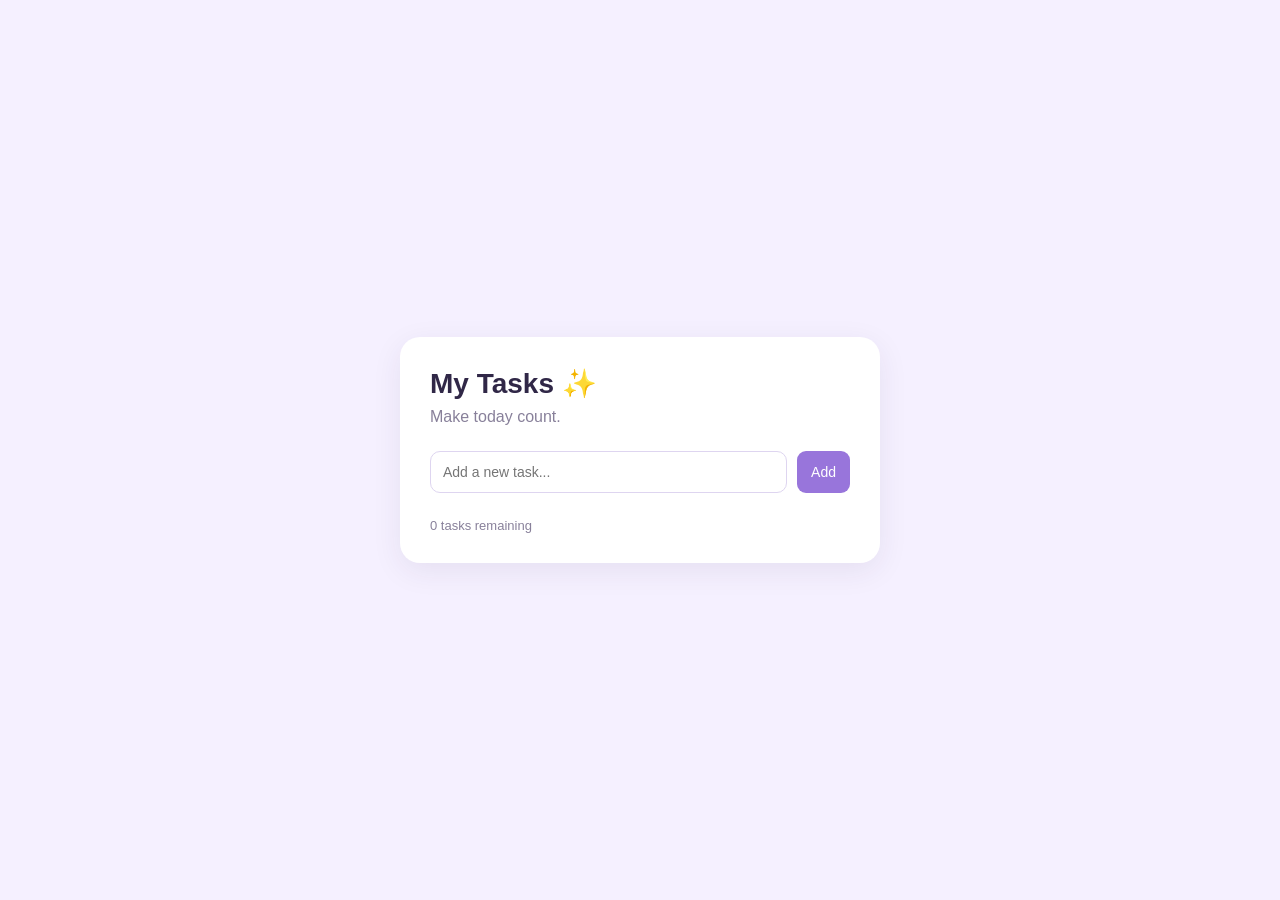
<file: index.html>
<!DOCTYPE html>
<html lang="en">
<head>
    <meta charset="UTF-8">
    <meta name="viewport" content="width=device-width, initial-scale=1.0">
    <title>My To-Do List</title>
    <link rel="stylesheet" href="style.css">
    <script src="script.js" defer></script>
</head>
<body>

    <main class="container">
        <h1>My Tasks ✨</h1>
        <p class="subtitle">Make today count.</p>

        <div class="input-area">
            <input
                type="text"
                id="taskInput"
                placeholder="Add a new task..."
                autocomplete="off"
            >
            <button id="addBtn">Add</button>
        </div>

        <ul id="taskList"></ul>

        <p id="taskCount">0 tasks remaining</p>
    </main>

</body>
</html>
</file>
<file: style.css>
* {
    margin: 0;
    padding: 0;
    box-sizing: border-box;
}

body {
    min-height: 100vh;
    display: flex;
    justify-content: center;
    align-items: center;
    padding: 20px;
    background-color: #f5f0ff;
    font-family: Arial, sans-serif;
    color: #302747;
}

.container {
    width: 100%;
    max-width: 480px;
    padding: 30px;
    background-color: white;
    border-radius: 20px;
    box-shadow: 0 8px 30px rgba(48, 39, 71, 0.08);
}

h1 {
    margin-bottom: 8px;
    font-size: 28px;
}

.subtitle {
    color: #88809a;
}

.input-area {
    display: flex;
    gap: 10px;
    margin: 25px 0;
}

input[type="text"] {
    flex: 1;
    min-width: 0;
    padding: 12px;
    border: 1px solid #ded5f0;
    border-radius: 10px;
    font-size: 14px;
    outline-color: #9875db;
}

button {
    padding: 11px 14px;
    border: none;
    border-radius: 9px;
    background-color: #9875db;
    color: white;
    cursor: pointer;
    font-size: 14px;
}

button:hover {
    opacity: 0.85;
}

ul {
    list-style: none;
}

li {
    display: flex;
    align-items: center;
    gap: 10px;
    margin-bottom: 12px;
    padding: 12px;
    background-color: #f8f5ff;
    border-radius: 10px;
}

li input[type="checkbox"] {
    flex-shrink: 0;
    width: 16px;
    height: 16px;
    cursor: pointer;
    accent-color: #9875db;
}

li span {
    flex: 1;
    min-width: 0;
    overflow-wrap: anywhere;
}

li.done span {
    color: #aaa;
    text-decoration: line-through;
}

li button {
    flex-shrink: 0;
    padding: 7px 9px;
}

li .edit-btn {
    background-color: #e9e0fa;
    color: #60488e;
}

li .delete-btn {
    background-color: #ffe8ed;
    color: #b33b55;
}

#taskCount {
    margin-top: 18px;
    color: #88809a;
    font-size: 13px;
}
</file>
